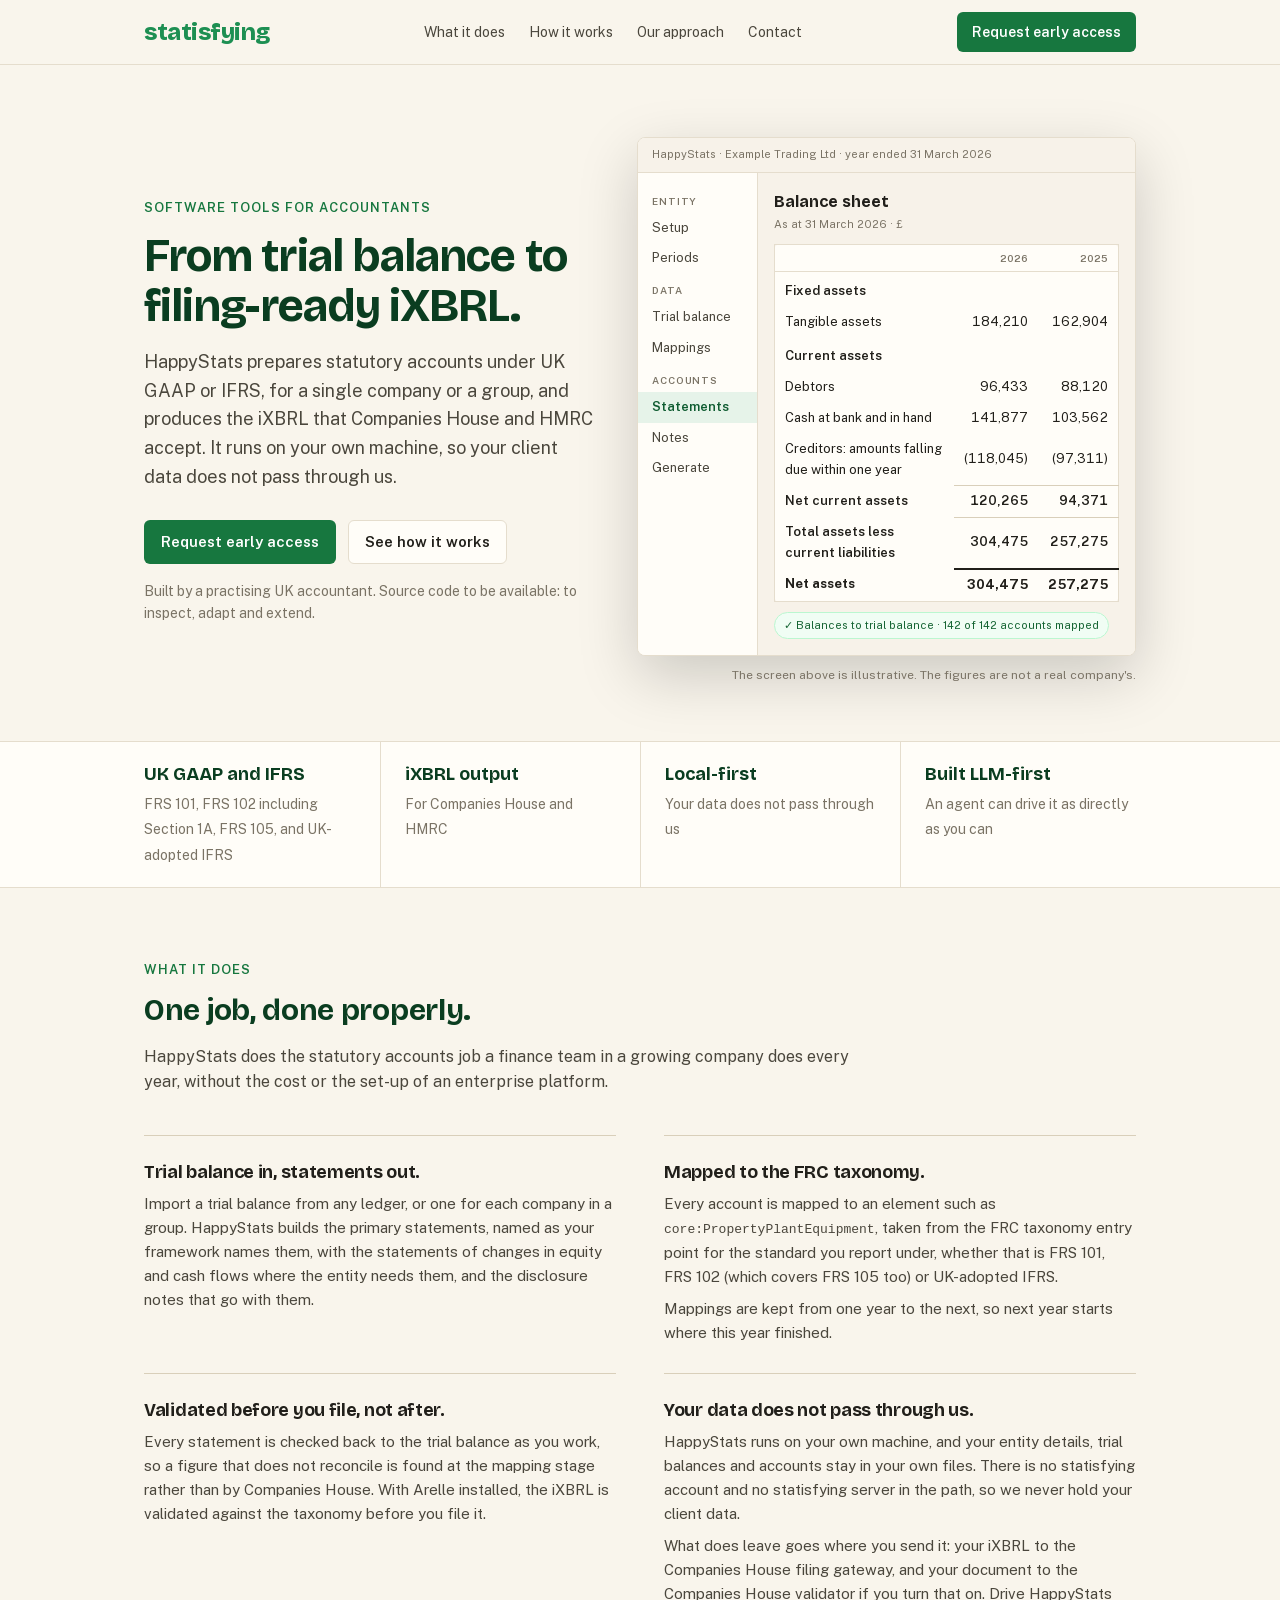
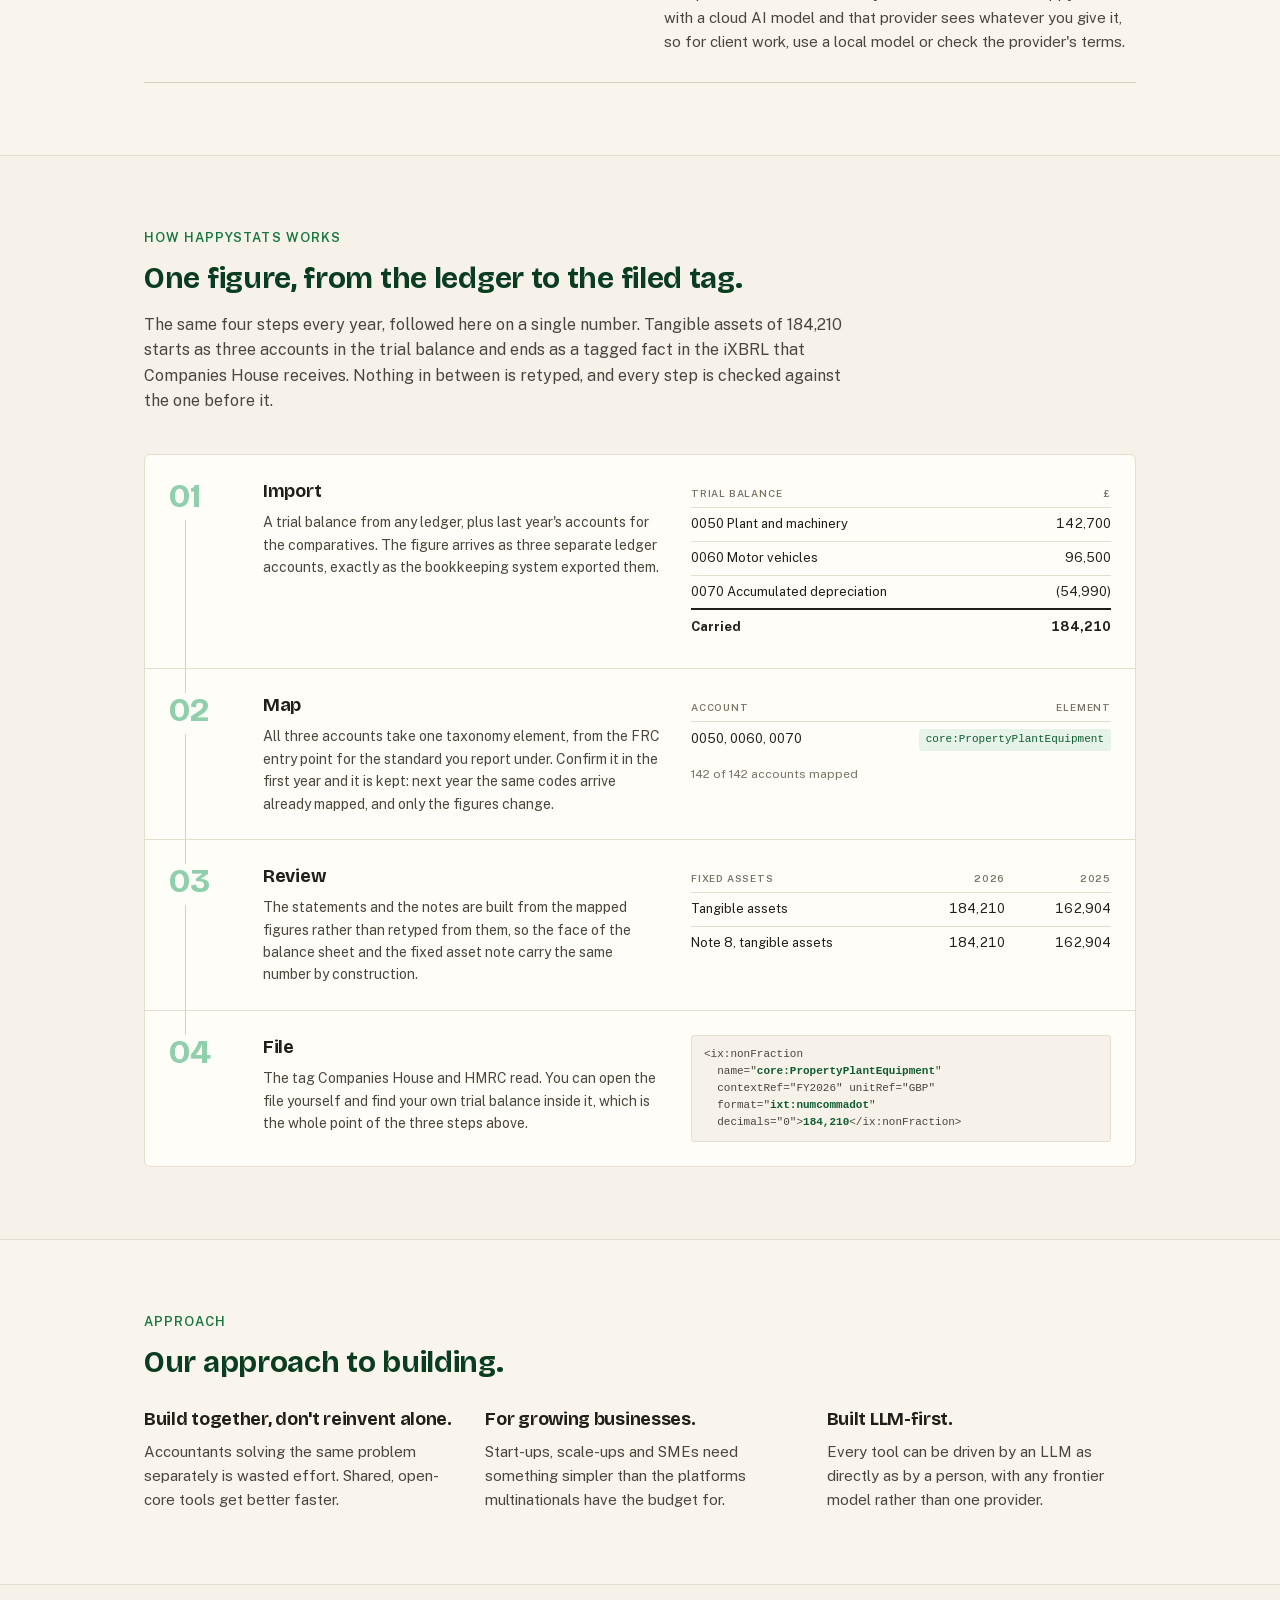
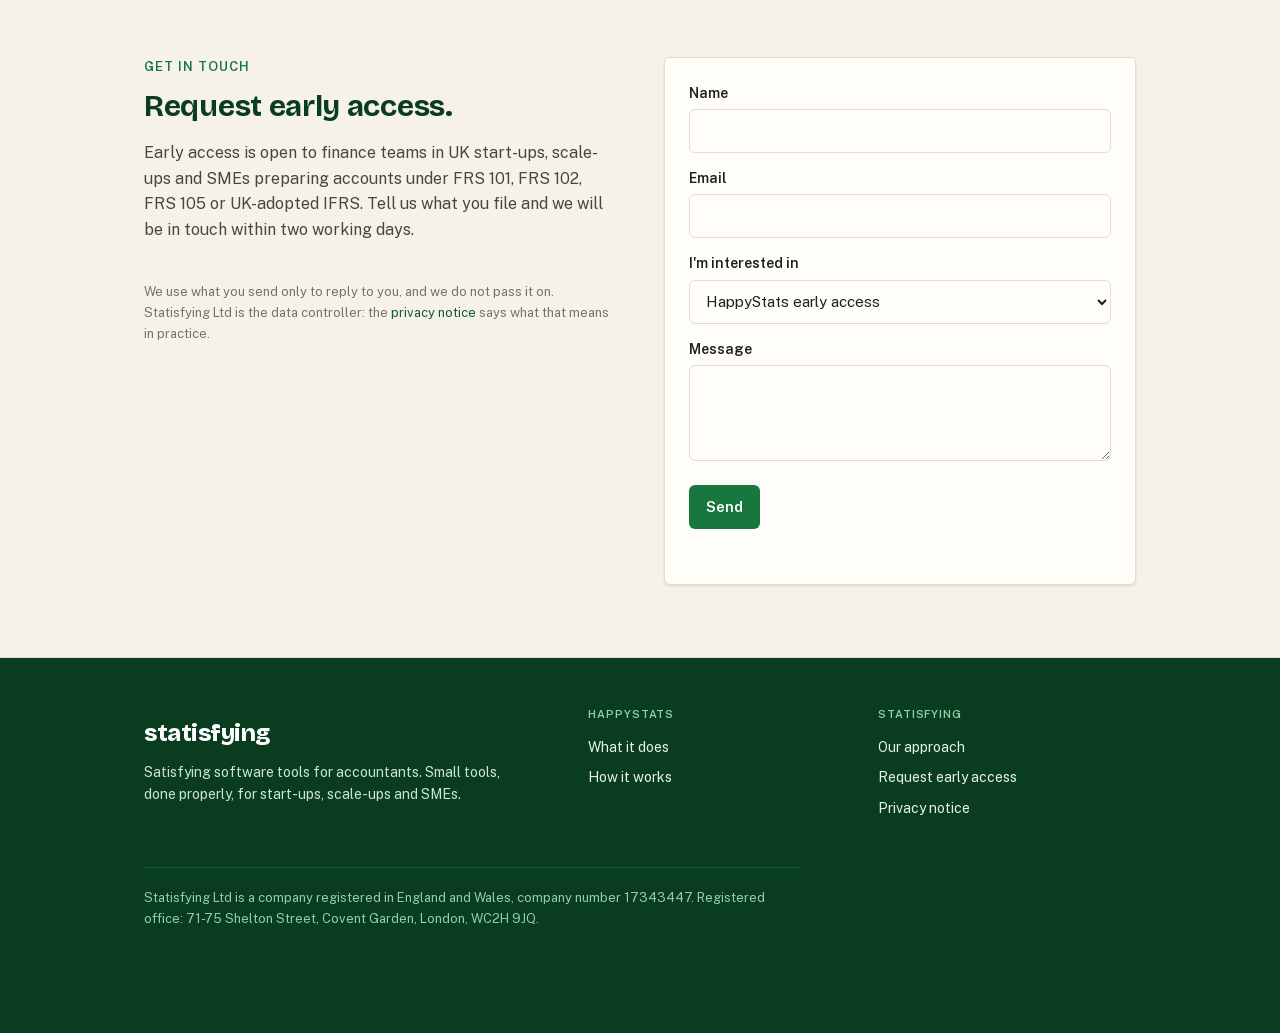
<file: index.html>
<!DOCTYPE html>
<html lang="en">
<head>
<meta charset="UTF-8">
<meta name="viewport" content="width=device-width, initial-scale=1.0">
<title>HappyStats: statutory accounts and iXBRL, UK GAAP and IFRS</title>
<meta name="description" content="From trial balance to filing-ready iXBRL accounts under UK GAAP or IFRS, single company or group. Runs on your own machine: your data doesn't pass through us.">
<link rel="icon" href="favicon.svg" type="image/svg+xml">
<link rel="canonical" href="https://statisfying.com/">

<meta property="og:type" content="website">
<meta property="og:url" content="https://statisfying.com/">
<meta property="og:site_name" content="statisfying">
<meta property="og:title" content="HappyStats: statutory accounts and iXBRL, UK GAAP and IFRS">
<meta property="og:description" content="From trial balance to filing-ready iXBRL accounts under UK GAAP or IFRS, single company or group. Runs on your own machine: your data doesn't pass through us.">
<meta property="og:image" content="https://statisfying.com/og-image.png">
<meta property="og:image:width" content="1200">
<meta property="og:image:height" content="630">
<meta property="og:image:alt" content="statisfying: from trial balance to filing-ready iXBRL. Statutory accounts under UK GAAP or IFRS, for a single company or a group.">
<meta name="twitter:card" content="summary_large_image">
<meta name="twitter:image" content="https://statisfying.com/og-image.png">
<meta name="twitter:title" content="HappyStats: statutory accounts and iXBRL, UK GAAP and IFRS">
<meta name="twitter:description" content="From trial balance to filing-ready iXBRL accounts under UK GAAP or IFRS, single company or group. Runs on your own machine: your data doesn't pass through us.">

<link rel="stylesheet" href="styles.css">
</head>
<body>

<a class="skip-link" href="#main">Skip to content</a>

<header class="site-header">
  <div class="wrap">
    <span class="wordmark">statisfying</span>
    <nav class="site-nav" aria-label="Sections">
      <a href="#what">What it does</a>
      <a href="#how">How it works</a>
      <a href="#approach">Our approach</a>
      <a href="#contact">Contact</a>
    </nav>
    <a class="btn btn-primary btn-sm" href="#contact">Request early access</a>
  </div>
</header>

<main id="main">

  <section class="hero">
    <div class="wrap">
      <div>
        <p class="eyebrow">Software tools for accountants</p>
        <h1>From trial balance to filing-ready iXBRL.</h1>
        <p class="lede">HappyStats prepares statutory accounts under UK GAAP or IFRS, for a single company or a group, and produces the iXBRL that Companies House and HMRC accept. It runs on your own machine, so your client data does not pass through us.</p>
        <p class="cta">
          <a class="btn btn-primary" href="#contact">Request early access</a>
          <a class="btn btn-secondary" href="#how">See how it works</a>
        </p>
        <p class="hero-note">Built by a practising UK accountant. Source code to be available: to inspect, adapt and extend.</p>
      </div>
      <div>
        <div class="window">
          <div class="window-bar">HappyStats &middot; Example Trading Ltd &middot; year ended 31 March 2026</div>
          <div class="window-body">
            <div class="window-side">
              <p class="grp">Entity</p>
              <p class="it">Setup</p>
              <p class="it">Periods</p>
              <p class="grp">Data</p>
              <p class="it">Trial balance</p>
              <p class="it">Mappings</p>
              <p class="grp">Accounts</p>
              <p class="it on">Statements</p>
              <p class="it">Notes</p>
              <p class="it">Generate</p>
            </div>
            <div class="window-main">
              <p class="win-title">Balance sheet</p>
              <p class="sub">As at 31 March 2026 &middot; &pound;</p>
              <table class="fig">
                <tr><th scope="col"><span class="visually-hidden">Line item</span></th><th scope="col">2026</th><th scope="col">2025</th></tr>
                <tr class="sec"><td>Fixed assets</td><td></td><td></td></tr>
                <tr><td>Tangible assets</td><td>184,210</td><td>162,904</td></tr>
                <tr class="sec"><td>Current assets</td><td></td><td></td></tr>
                <tr><td>Debtors</td><td>96,433</td><td>88,120</td></tr>
                <tr><td>Cash at bank and in hand</td><td>141,877</td><td>103,562</td></tr>
                <tr><td>Creditors: amounts falling due within one year</td><td>(118,045)</td><td>(97,311)</td></tr>
                <tr class="subtot"><td>Net current assets</td><td>120,265</td><td>94,371</td></tr>
                <tr class="subtot"><td>Total assets less current liabilities</td><td>304,475</td><td>257,275</td></tr>
                <tr class="tot"><td>Net assets</td><td>304,475</td><td>257,275</td></tr>
              </table>
              <p class="check">&#10003; Balances to trial balance &middot; 142 of 142 accounts mapped</p>
            </div>
          </div>
        </div>
        <p class="illustrative">The screen above is illustrative. The figures are not a real company's.</p>
      </div>
    </div>
  </section>

  <div class="facts">
    <div class="wrap">
      <div class="fact"><b>UK GAAP and IFRS</b><span>FRS 101, FRS 102 including Section 1A, FRS 105, and UK-adopted IFRS</span></div>
      <div class="fact"><b>iXBRL output</b><span>For Companies House and HMRC</span></div>
      <div class="fact"><b>Local-first</b><span>Your data does not pass through us</span></div>
      <div class="fact"><b>Built LLM-first</b><span>An agent can drive it as directly as you can</span></div>
    </div>
  </div>

  <section class="block" id="what">
    <div class="wrap">
      <p class="eyebrow">What it does</p>
      <h2>One job, done properly.</h2>
      <p class="section-lede">HappyStats does the statutory accounts job a finance team in a growing company does every year, without the cost or the set-up of an enterprise platform.</p>
      <div class="capabilities">
        <div class="capability">
          <h3>Trial balance in, statements out.</h3>
          <p>Import a trial balance from any ledger, or one for each company in a group. HappyStats builds the primary statements, named as your framework names them, with the statements of changes in equity and cash flows where the entity needs them, and the disclosure notes that go with them.</p>
        </div>
        <div class="capability">
          <h3>Mapped to the FRC taxonomy.</h3>
          <p>Every account is mapped to an element such as <span class="qname">core:PropertyPlantEquipment</span>, taken from the FRC taxonomy entry point for the standard you report under, whether that is FRS 101, FRS 102 (which covers FRS 105 too) or UK-adopted IFRS.</p>
          <p>Mappings are kept from one year to the next, so next year starts where this year finished.</p>
        </div>
        <div class="capability">
          <h3>Validated before you file, not after.</h3>
          <p>Every statement is checked back to the trial balance as you work, so a figure that does not reconcile is found at the mapping stage rather than by Companies House. With Arelle installed, the iXBRL is validated against the taxonomy before you file it.</p>
        </div>
        <div class="capability">
          <h3>Your data does not pass through us.</h3>
          <p>HappyStats runs on your own machine, and your entity details, trial balances and accounts stay in your own files. There is no statisfying account and no statisfying server in the path, so we never hold your client data.</p>
          <p>What does leave goes where you send it: your iXBRL to the Companies House filing gateway, and your document to the Companies House validator if you turn that on. Drive HappyStats with a cloud AI model and that provider sees whatever you give it, so for client work, use a local model or check the provider's terms.</p>
        </div>
      </div>
    </div>
  </section>

  <section class="block block-alt" id="how">
    <div class="wrap">
      <p class="eyebrow">How HappyStats works</p>
      <h2>One figure, from the ledger to the filed tag.</h2>
      <p class="section-lede">The same four steps every year, followed here on a single number. Tangible assets of 184,210 starts as three accounts in the trial balance and ends as a tagged fact in the iXBRL that Companies House receives. Nothing in between is retyped, and every step is checked against the one before it.</p>
      <div class="trace">

        <div class="trace-step">
          <p class="trace-n">01</p>
          <div class="trace-say">
            <h3>Import</h3>
            <p>A trial balance from any ledger, plus last year's accounts for the comparatives. The figure arrives as three separate ledger accounts, exactly as the bookkeeping system exported them.</p>
          </div>
          <div class="trace-show">
            <table class="mini">
              <tr><th scope="col">Trial balance</th><th scope="col">&pound;</th></tr>
              <tr><td>0050 Plant and machinery</td><td>142,700</td></tr>
              <tr><td>0060 Motor vehicles</td><td>96,500</td></tr>
              <tr><td>0070 Accumulated depreciation</td><td>(54,990)</td></tr>
              <tr class="tot"><td>Carried</td><td>184,210</td></tr>
            </table>
          </div>
        </div>

        <div class="trace-step">
          <p class="trace-n">02</p>
          <div class="trace-say">
            <h3>Map</h3>
            <p>All three accounts take one taxonomy element, from the FRC entry point for the standard you report under. Confirm it in the first year and it is kept: next year the same codes arrive already mapped, and only the figures change.</p>
          </div>
          <div class="trace-show">
            <table class="mini mini-stack">
              <tr><th scope="col">Account</th><th scope="col">Element</th></tr>
              <tr><td>0050, 0060, 0070</td><td><span class="chip">core:PropertyPlantEquipment</span></td></tr>
            </table>
            <p class="trace-foot">142 of 142 accounts mapped</p>
          </div>
        </div>

        <div class="trace-step">
          <p class="trace-n">03</p>
          <div class="trace-say">
            <h3>Review</h3>
            <p>The statements and the notes are built from the mapped figures rather than retyped from them, so the face of the balance sheet and the fixed asset note carry the same number by construction.</p>
          </div>
          <div class="trace-show">
            <table class="mini">
              <tr><th scope="col">Fixed assets</th><th scope="col">2026</th><th scope="col">2025</th></tr>
              <tr><td>Tangible assets</td><td>184,210</td><td>162,904</td></tr>
              <tr><td>Note 8, tangible assets</td><td>184,210</td><td>162,904</td></tr>
            </table>
          </div>
        </div>

        <div class="trace-step">
          <p class="trace-n">04</p>
          <div class="trace-say">
            <h3>File</h3>
            <p>The tag Companies House and HMRC read. You can open the file yourself and find your own trial balance inside it, which is the whole point of the three steps above.</p>
          </div>
          <div class="trace-show">
            <pre class="codeblk">&lt;ix:nonFraction
  name="<b>core:PropertyPlantEquipment</b>"
  contextRef="FY2026" unitRef="GBP"
  format="<b>ixt:numcommadot</b>"
  decimals="0"&gt;<b>184,210</b>&lt;/ix:nonFraction&gt;</pre>
          </div>
        </div>

      </div>
    </div>
  </section>

  <section class="block" id="approach">
    <div class="wrap">
      <p class="eyebrow">Approach</p>
      <h2>Our approach to building.</h2>
      <div class="principles">
        <div>
          <h3>Build together, don't reinvent alone.</h3>
          <p>Accountants solving the same problem separately is wasted effort. Shared, open-core tools get better faster.</p>
        </div>
        <div>
          <h3>For growing businesses.</h3>
          <p>Start-ups, scale-ups and SMEs need something simpler than the platforms multinationals have the budget for.</p>
        </div>
        <div>
          <h3>Built LLM-first.</h3>
          <p>Every tool can be driven by an LLM as directly as by a person, with any frontier model rather than one provider.</p>
        </div>
      </div>
    </div>
  </section>

  <section class="block block-alt contact" id="contact">
    <div class="wrap">
      <div>
        <p class="eyebrow">Get in touch</p>
        <h2>Request early access.</h2>
        <p class="section-lede">Early access is open to finance teams in UK start-ups, scale-ups and SMEs preparing accounts under FRS 101, FRS 102, FRS 105 or UK-adopted IFRS. Tell us what you file and we will be in touch within two working days.</p>
        <p class="form-hint">We use what you send only to reply to you, and we do not pass it on. Statisfying Ltd is the data controller: the <a href="privacy/">privacy notice</a> says what that means in practice.</p>
      </div>
      <div class="contact-form">
        <form id="contact-form" action="https://api.web3forms.com/submit" method="POST">
          <input type="hidden" name="access_key" value="4794ed68-f98e-4a54-9e62-15b020e1b3da">
          <input type="hidden" name="subject" value="New enquiry from statisfying.com">
          <input type="hidden" name="from_name" value="statisfying.com">
          <input type="checkbox" name="botcheck" class="honeypot" tabindex="-1" autocomplete="off" aria-hidden="true">

          <div class="field">
            <label for="name">Name</label>
            <input type="text" id="name" name="name" autocomplete="name" required>
          </div>

          <div class="field">
            <label for="email">Email</label>
            <input type="email" id="email" name="email" autocomplete="email" required>
          </div>

          <div class="field">
            <label for="interest">I'm interested in</label>
            <select id="interest" name="interest">
              <option>HappyStats early access</option>
              <option>Building a tool with you</option>
              <option>Something else</option>
            </select>
          </div>

          <div class="field">
            <label for="message">Message</label>
            <textarea id="message" name="message" rows="5" required></textarea>
          </div>

          <div class="h-captcha" data-captcha="true"></div>

          <button class="btn btn-primary" type="submit">Send</button>
          <p class="form-status" id="form-status" role="status" aria-live="polite"></p>
        </form>
      </div>
    </div>
  </section>

</main>

<footer class="site-footer">
  <div class="wrap">
    <div class="cols">
      <div>
        <p class="wordmark">statisfying</p>
        <p>Satisfying software tools for accountants. Small tools, done properly, for start-ups, scale-ups and SMEs.</p>
      </div>
      <div>
        <p class="col-head">HappyStats</p>
        <a href="#what">What it does</a>
        <a href="#how">How it works</a>
      </div>
      <div>
        <p class="col-head">statisfying</p>
        <a href="#approach">Our approach</a>
        <a href="#contact">Request early access</a>
        <a href="privacy/">Privacy notice</a>
      </div>
    </div>
    <p class="legal">Statisfying Ltd is a company registered in England and Wales, company number 17343447. Registered office: 71-75 Shelton Street, Covent Garden, London, WC2H 9JQ.</p>
  </div>
</footer>

<script>
  const form = document.getElementById('contact-form');
  const status = document.getElementById('form-status');
  const button = form.querySelector('button[type="submit"]');

  // The Web3Forms client script pulls in hCaptcha, which sets a cookie and sends
  // the visitor's IP to a third party. Only someone using the form needs it, so
  // it loads on first contact with the form rather than on every page view. Its
  // init runs as soon as the script executes, not on window load, so injecting
  // it late still works.
  let formScriptRequested = false;

  function loadFormScript() {
    if (formScriptRequested) return;
    formScriptRequested = true;
    const script = document.createElement('script');
    script.src = 'https://web3forms.com/client/script.js';
    script.async = true;
    document.head.appendChild(script);
  }

  // Hover, tap, focus or type: whichever comes first, and all of them come well
  // before anyone has finished filling the form.
  ['pointerenter', 'pointerdown', 'touchstart', 'focusin', 'keydown'].forEach((event) => {
    form.addEventListener(event, loadFormScript, { once: true, passive: true });
  });

  function setStatus(message, state) {
    status.textContent = message;
    status.className = state ? 'form-status is-' + state : 'form-status';
  }

  form.addEventListener('submit', async (event) => {
    event.preventDefault();

    const data = Object.fromEntries(new FormData(form));

    if (!data['h-captcha-response']) {
      if (window.hcaptcha) {
        setStatus('Please complete the anti-spam check above.', 'error');
      } else {
        loadFormScript();
        setStatus('Loading the anti-spam check. It will appear above in a moment.', null);
      }
      return;
    }

    button.disabled = true;
    setStatus('Sending...', null);

    try {
      const response = await fetch(form.action, {
        method: 'POST',
        headers: { 'Content-Type': 'application/json', 'Accept': 'application/json' },
        body: JSON.stringify(data)
      });
      const result = await response.json();

      if (response.ok && result.success) {
        form.reset();
        if (window.hcaptcha) window.hcaptcha.reset();
        setStatus('Thanks, your message has been sent. We will be in touch.', 'success');
      } else {
        if (window.hcaptcha) window.hcaptcha.reset();
        setStatus(result.message || "Sorry, that didn't send. Please try again.", 'error');
      }
    } catch (err) {
      if (window.hcaptcha) window.hcaptcha.reset();
      setStatus("Sorry, that didn't send. Please check your connection and try again.", 'error');
    } finally {
      button.disabled = false;
    }
  });
</script>

<script src="assets/smile-burst.js" defer></script>
</body>
</html>
</file>
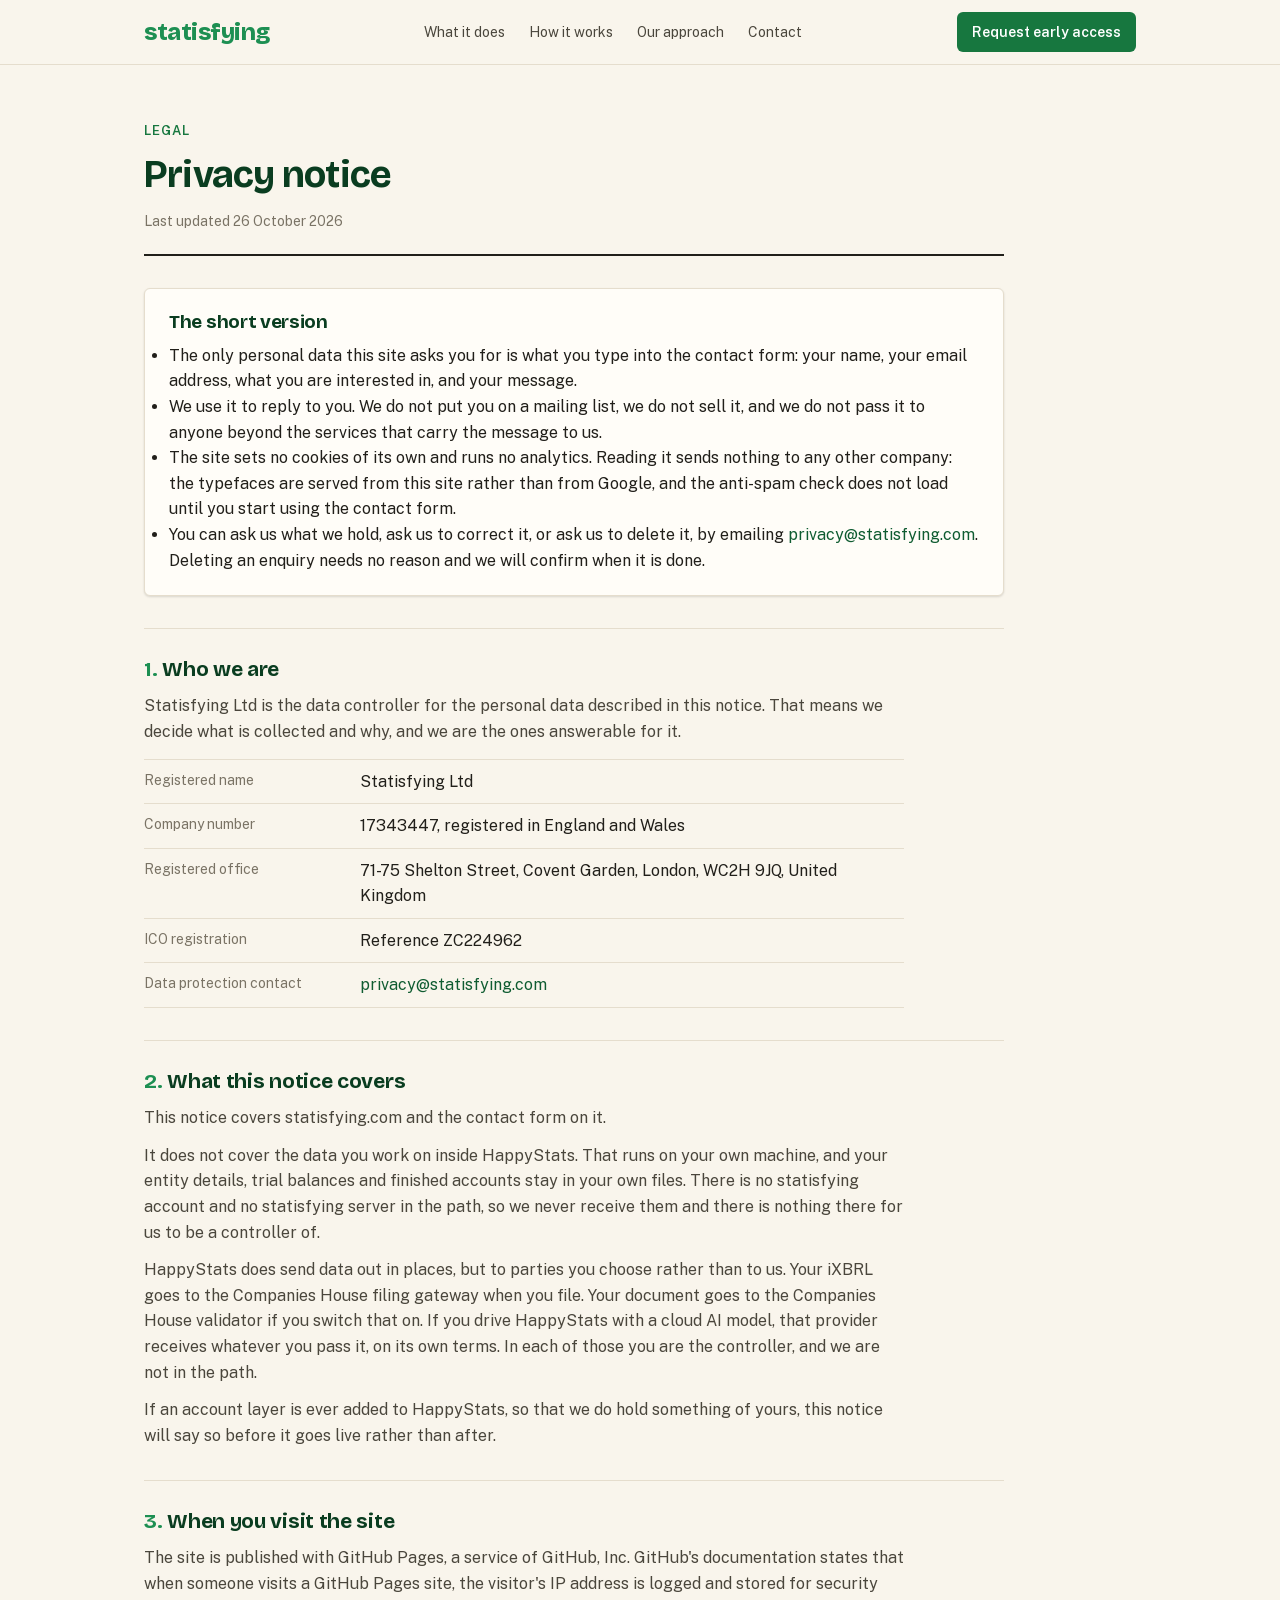
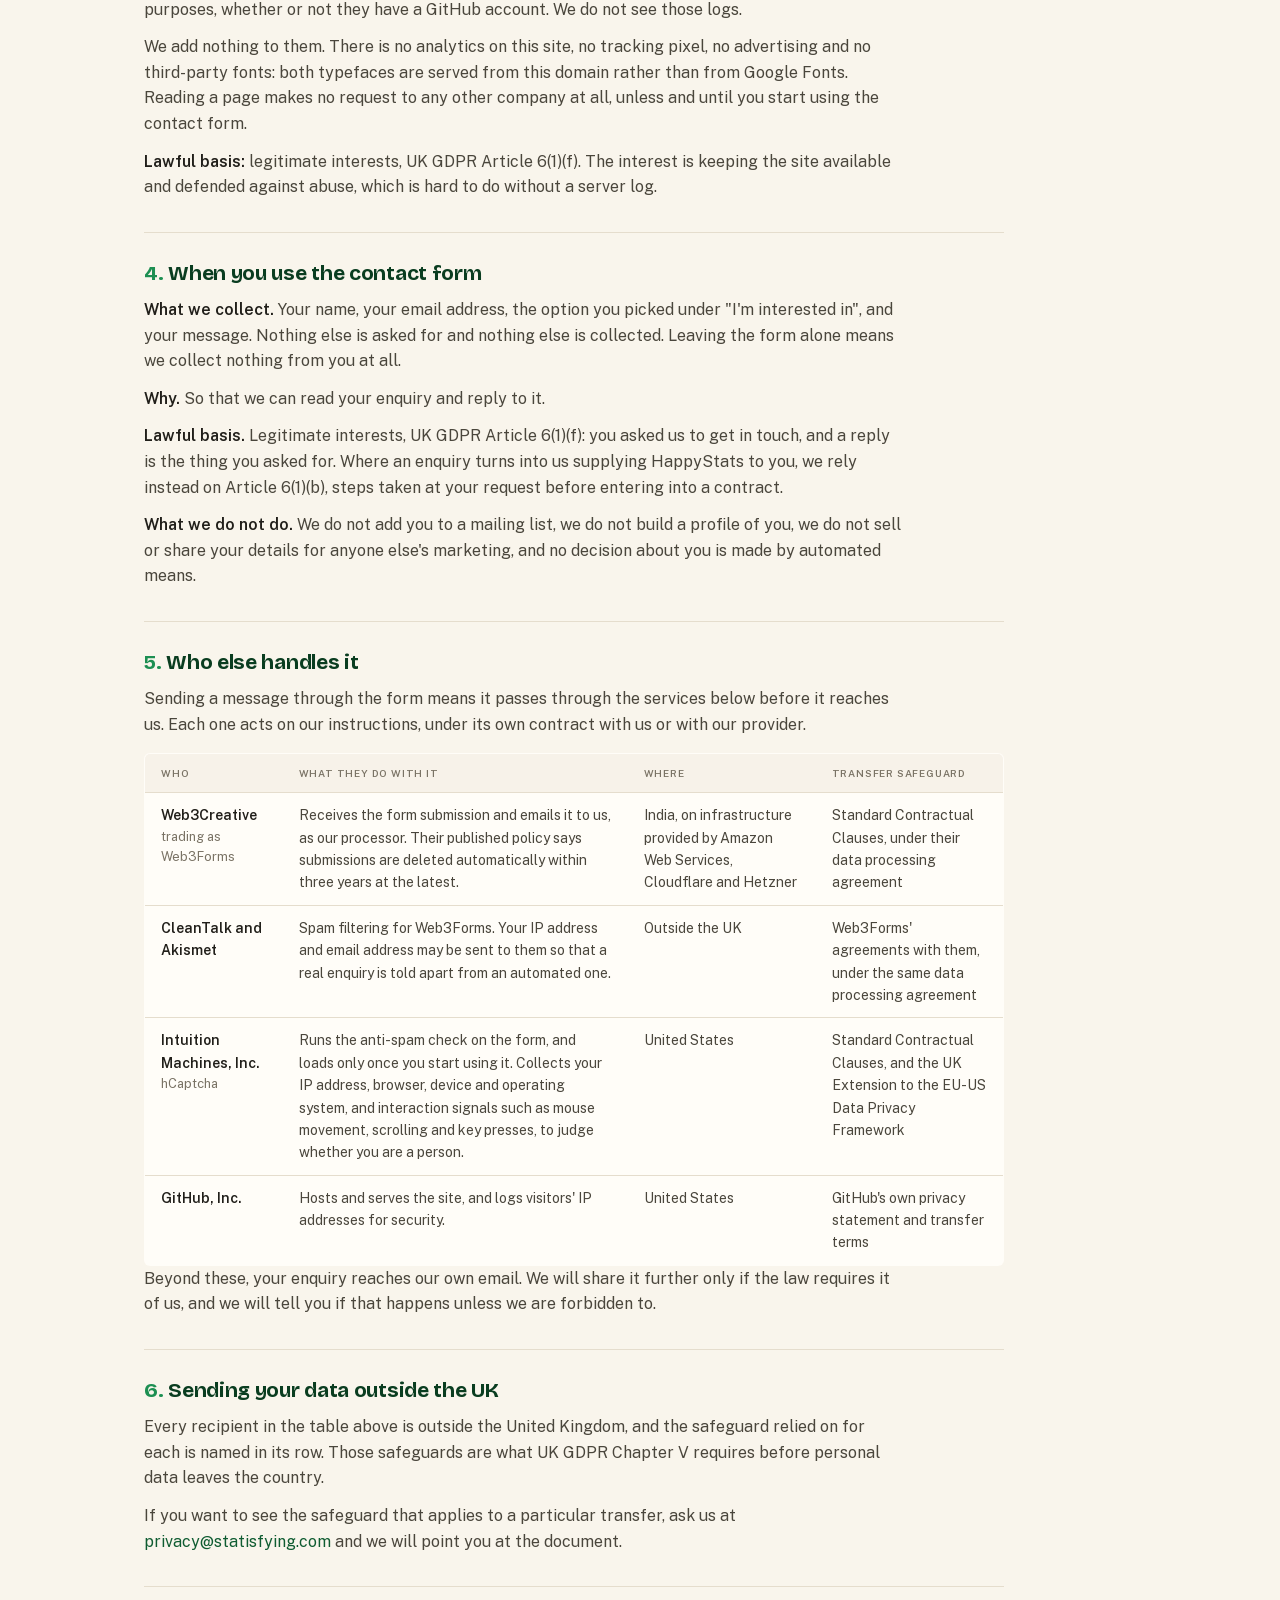
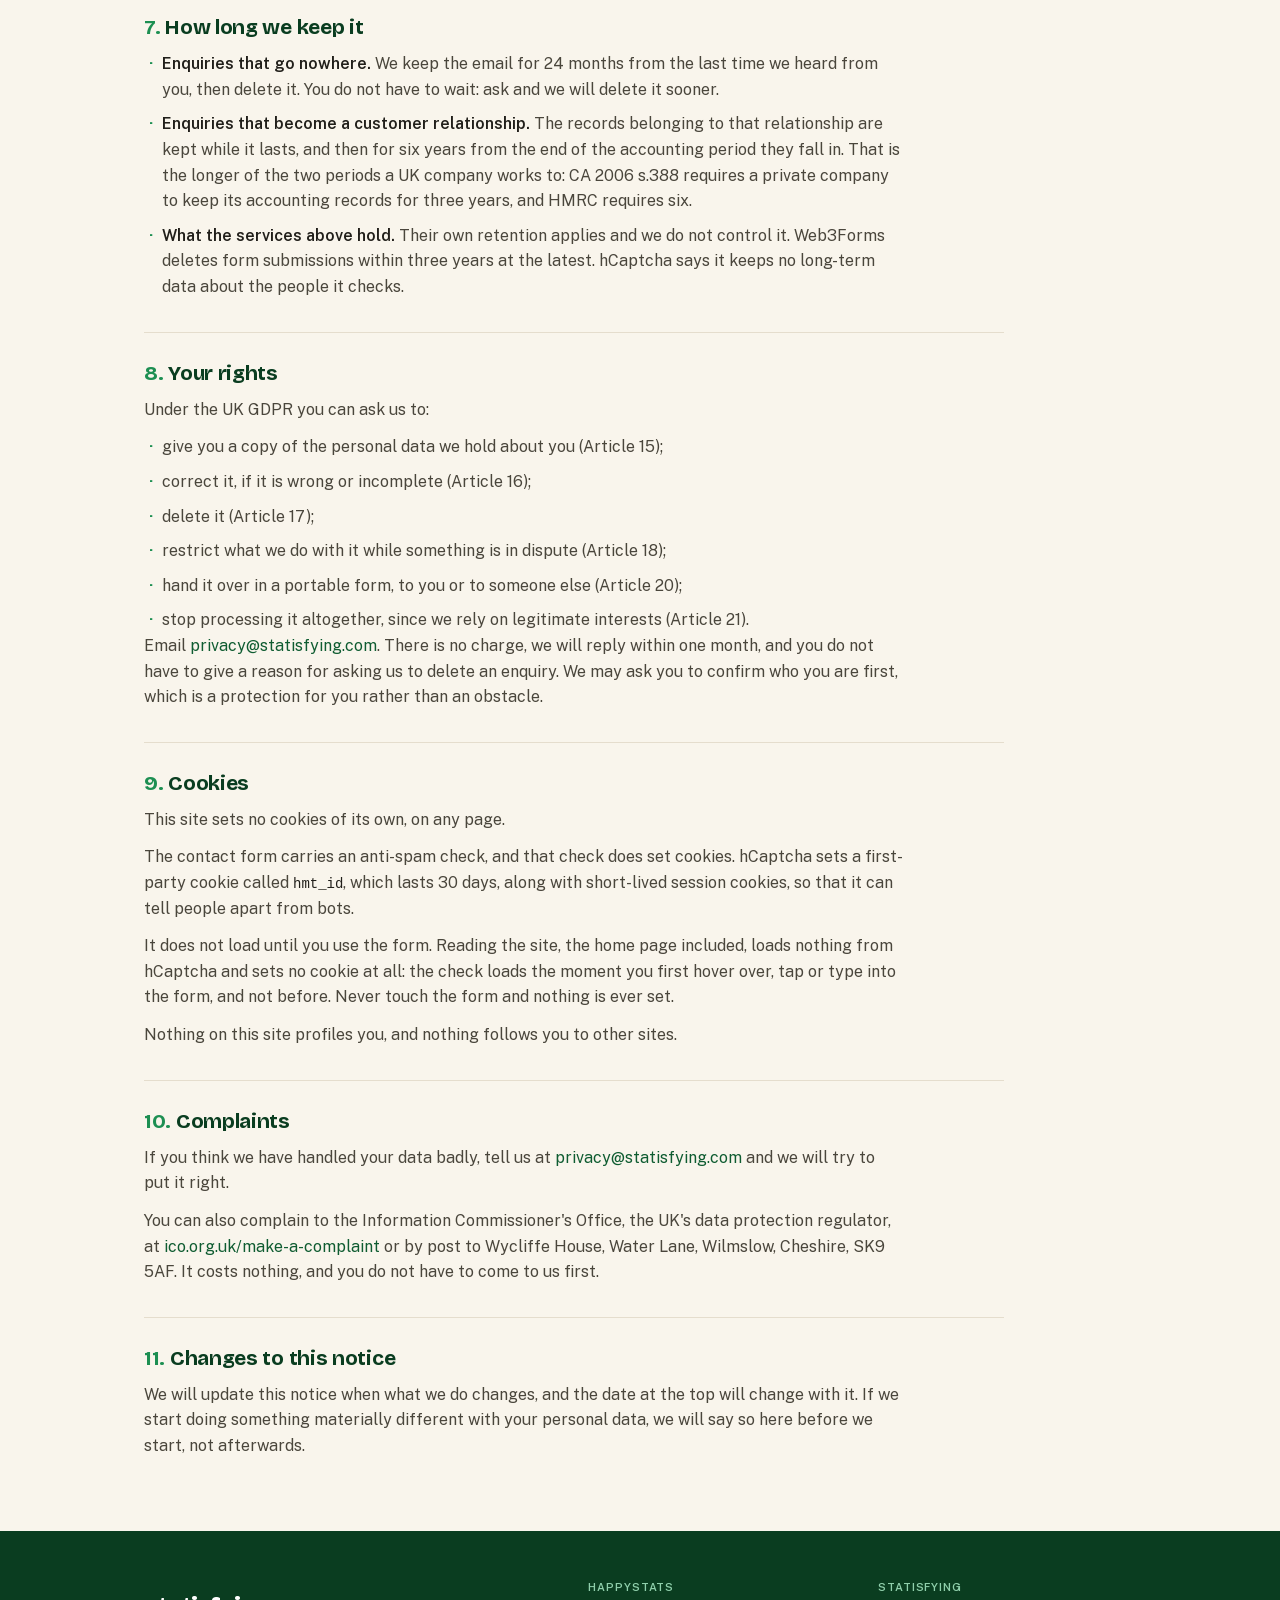
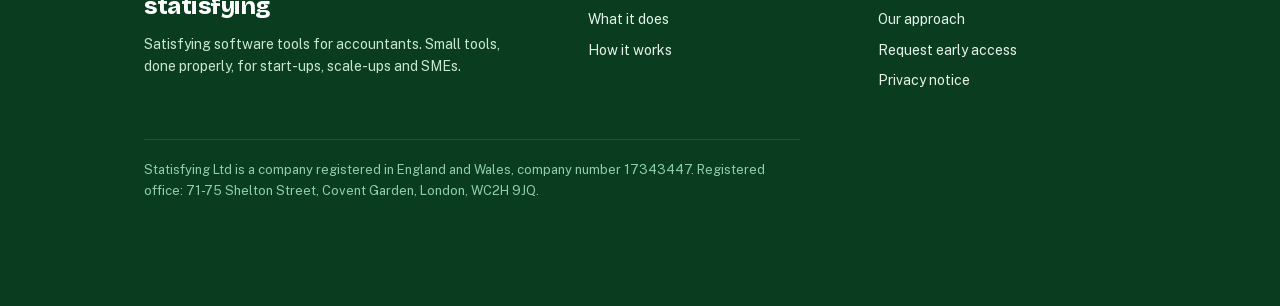
<file: privacy/index.html>
<!DOCTYPE html>
<html lang="en">
<head>
<meta charset="UTF-8">
<meta name="viewport" content="width=device-width, initial-scale=1.0">
<title>Privacy notice: statisfying</title>
<meta name="description" content="What personal data statisfying.com collects, why, who else handles it, how long it is kept, and how to ask for it back or have it deleted.">
<link rel="icon" href="../favicon.svg" type="image/svg+xml">
<link rel="canonical" href="https://statisfying.com/privacy/">
<meta name="robots" content="index, follow">

<meta property="og:type" content="website">
<meta property="og:url" content="https://statisfying.com/privacy/">
<meta property="og:site_name" content="statisfying">
<meta property="og:title" content="Privacy notice: statisfying">
<meta property="og:description" content="What personal data statisfying.com collects, why, who else handles it, how long it is kept, and how to ask for it back or have it deleted.">
<meta property="og:image" content="https://statisfying.com/og-image.png">
<meta property="og:image:width" content="1200">
<meta property="og:image:height" content="630">
<meta property="og:image:alt" content="statisfying: from trial balance to filing-ready iXBRL. Statutory accounts under UK GAAP or IFRS, for a single company or a group.">
<meta name="twitter:card" content="summary_large_image">
<meta name="twitter:image" content="https://statisfying.com/og-image.png">

<link rel="stylesheet" href="../styles.css">
</head>
<body>

<a class="skip-link" href="#main">Skip to content</a>

<header class="site-header">
  <div class="wrap">
    <a class="wordmark" href="../">statisfying</a>
    <nav class="site-nav" aria-label="Sections">
      <a href="../#what">What it does</a>
      <a href="../#how">How it works</a>
      <a href="../#approach">Our approach</a>
      <a href="../#contact">Contact</a>
    </nav>
    <a class="btn btn-primary btn-sm" href="../#contact">Request early access</a>
  </div>
</header>

<main id="main" class="legal">
  <div class="wrap">

    <div class="legal-head">
      <p class="eyebrow">Legal</p>
      <h1>Privacy notice</h1>
      <p class="updated">Last updated 26 October 2026</p>
    </div>

    <div class="summary">
      <h2>The short version</h2>
      <ul>
        <li>The only personal data this site asks you for is what you type into the contact form: your name, your email address, what you are interested in, and your message.</li>
        <li>We use it to reply to you. We do not put you on a mailing list, we do not sell it, and we do not pass it to anyone beyond the services that carry the message to us.</li>
        <li>The site sets no cookies of its own and runs no analytics. Reading it sends nothing to any other company: the typefaces are served from this site rather than from Google, and the anti-spam check does not load until you start using the contact form.</li>
        <li>You can ask us what we hold, ask us to correct it, or ask us to delete it, by emailing <a href="mailto:privacy@statisfying.com">privacy@statisfying.com</a>. Deleting an enquiry needs no reason and we will confirm when it is done.</li>
      </ul>
    </div>

    <div class="legal-body">

      <section>
        <h2>Who we are</h2>
        <p>Statisfying Ltd is the data controller for the personal data described in this notice. That means we decide what is collected and why, and we are the ones answerable for it.</p>
        <dl class="kv">
          <div><dt>Registered name</dt><dd>Statisfying Ltd</dd></div>
          <div><dt>Company number</dt><dd>17343447, registered in England and Wales</dd></div>
          <div><dt>Registered office</dt><dd>71-75 Shelton Street, Covent Garden, London, WC2H 9JQ, United Kingdom</dd></div>
          <div><dt>ICO registration</dt><dd>Reference ZC224962</dd></div>
          <div><dt>Data protection contact</dt><dd><a href="mailto:privacy@statisfying.com">privacy@statisfying.com</a></dd></div>
        </dl>
      </section>

      <section>
        <h2>What this notice covers</h2>
        <p>This notice covers statisfying.com and the contact form on it.</p>
        <p>It does not cover the data you work on inside HappyStats. That runs on your own machine, and your entity details, trial balances and finished accounts stay in your own files. There is no statisfying account and no statisfying server in the path, so we never receive them and there is nothing there for us to be a controller of.</p>
        <p>HappyStats does send data out in places, but to parties you choose rather than to us. Your iXBRL goes to the Companies House filing gateway when you file. Your document goes to the Companies House validator if you switch that on. If you drive HappyStats with a cloud AI model, that provider receives whatever you pass it, on its own terms. In each of those you are the controller, and we are not in the path.</p>
        <p>If an account layer is ever added to HappyStats, so that we do hold something of yours, this notice will say so before it goes live rather than after.</p>
      </section>

      <section>
        <h2>When you visit the site</h2>
        <p>The site is published with GitHub Pages, a service of GitHub, Inc. GitHub's documentation states that when someone visits a GitHub Pages site, the visitor's IP address is logged and stored for security purposes, whether or not they have a GitHub account. We do not see those logs.</p>
        <p>We add nothing to them. There is no analytics on this site, no tracking pixel, no advertising and no third-party fonts: both typefaces are served from this domain rather than from Google Fonts. Reading a page makes no request to any other company at all, unless and until you start using the contact form.</p>
        <p><strong>Lawful basis:</strong> legitimate interests, UK GDPR Article 6(1)(f). The interest is keeping the site available and defended against abuse, which is hard to do without a server log.</p>
      </section>

      <section>
        <h2>When you use the contact form</h2>
        <p><strong>What we collect.</strong> Your name, your email address, the option you picked under "I'm interested in", and your message. Nothing else is asked for and nothing else is collected. Leaving the form alone means we collect nothing from you at all.</p>
        <p><strong>Why.</strong> So that we can read your enquiry and reply to it.</p>
        <p><strong>Lawful basis.</strong> Legitimate interests, UK GDPR Article 6(1)(f): you asked us to get in touch, and a reply is the thing you asked for. Where an enquiry turns into us supplying HappyStats to you, we rely instead on Article 6(1)(b), steps taken at your request before entering into a contract.</p>
        <p><strong>What we do not do.</strong> We do not add you to a mailing list, we do not build a profile of you, we do not sell or share your details for anyone else's marketing, and no decision about you is made by automated means.</p>
      </section>

      <section>
        <h2>Who else handles it</h2>
        <p>Sending a message through the form means it passes through the services below before it reaches us. Each one acts on our instructions, under its own contract with us or with our provider.</p>
        <table class="who">
          <thead>
            <tr><th scope="col">Who</th><th scope="col">What they do with it</th><th scope="col">Where</th><th scope="col">Transfer safeguard</th></tr>
          </thead>
          <tbody>
            <tr>
              <td>Web3Creative<span class="sub">trading as Web3Forms</span></td>
              <td data-l="What they do with it">Receives the form submission and emails it to us, as our processor. Their published policy says submissions are deleted automatically within three years at the latest.</td>
              <td data-l="Where">India, on infrastructure provided by Amazon Web Services, Cloudflare and Hetzner</td>
              <td data-l="Transfer safeguard">Standard Contractual Clauses, under their data processing agreement</td>
            </tr>
            <tr>
              <td>CleanTalk and Akismet</td>
              <td data-l="What they do with it">Spam filtering for Web3Forms. Your IP address and email address may be sent to them so that a real enquiry is told apart from an automated one.</td>
              <td data-l="Where">Outside the UK</td>
              <td data-l="Transfer safeguard">Web3Forms' agreements with them, under the same data processing agreement</td>
            </tr>
            <tr>
              <td>Intuition Machines, Inc.<span class="sub">hCaptcha</span></td>
              <td data-l="What they do with it">Runs the anti-spam check on the form, and loads only once you start using it. Collects your IP address, browser, device and operating system, and interaction signals such as mouse movement, scrolling and key presses, to judge whether you are a person.</td>
              <td data-l="Where">United States</td>
              <td data-l="Transfer safeguard">Standard Contractual Clauses, and the UK Extension to the EU-US Data Privacy Framework</td>
            </tr>
            <tr>
              <td>GitHub, Inc.</td>
              <td data-l="What they do with it">Hosts and serves the site, and logs visitors' IP addresses for security.</td>
              <td data-l="Where">United States</td>
              <td data-l="Transfer safeguard">GitHub's own privacy statement and transfer terms</td>
            </tr>
          </tbody>
        </table>
        <p>Beyond these, your enquiry reaches our own email. We will share it further only if the law requires it of us, and we will tell you if that happens unless we are forbidden to.</p>
      </section>

      <section>
        <h2>Sending your data outside the UK</h2>
        <p>Every recipient in the table above is outside the United Kingdom, and the safeguard relied on for each is named in its row. Those safeguards are what UK GDPR Chapter V requires before personal data leaves the country.</p>
        <p>If you want to see the safeguard that applies to a particular transfer, ask us at <a href="mailto:privacy@statisfying.com">privacy@statisfying.com</a> and we will point you at the document.</p>
      </section>

      <section>
        <h2>How long we keep it</h2>
        <ul>
          <li><strong>Enquiries that go nowhere.</strong> We keep the email for 24 months from the last time we heard from you, then delete it. You do not have to wait: ask and we will delete it sooner.</li>
          <li><strong>Enquiries that become a customer relationship.</strong> The records belonging to that relationship are kept while it lasts, and then for six years from the end of the accounting period they fall in. That is the longer of the two periods a UK company works to: CA 2006 s.388 requires a private company to keep its accounting records for three years, and HMRC requires six.</li>
          <li><strong>What the services above hold.</strong> Their own retention applies and we do not control it. Web3Forms deletes form submissions within three years at the latest. hCaptcha says it keeps no long-term data about the people it checks.</li>
        </ul>
      </section>

      <section>
        <h2>Your rights</h2>
        <p>Under the UK GDPR you can ask us to:</p>
        <ul>
          <li>give you a copy of the personal data we hold about you (Article 15);</li>
          <li>correct it, if it is wrong or incomplete (Article 16);</li>
          <li>delete it (Article 17);</li>
          <li>restrict what we do with it while something is in dispute (Article 18);</li>
          <li>hand it over in a portable form, to you or to someone else (Article 20);</li>
          <li>stop processing it altogether, since we rely on legitimate interests (Article 21).</li>
        </ul>
        <p>Email <a href="mailto:privacy@statisfying.com">privacy@statisfying.com</a>. There is no charge, we will reply within one month, and you do not have to give a reason for asking us to delete an enquiry. We may ask you to confirm who you are first, which is a protection for you rather than an obstacle.</p>
      </section>

      <section>
        <h2>Cookies</h2>
        <p>This site sets no cookies of its own, on any page.</p>
        <p>The contact form carries an anti-spam check, and that check does set cookies. hCaptcha sets a first-party cookie called <span class="qname">hmt_id</span>, which lasts 30 days, along with short-lived session cookies, so that it can tell people apart from bots.</p>
        <p>It does not load until you use the form. Reading the site, the home page included, loads nothing from hCaptcha and sets no cookie at all: the check loads the moment you first hover over, tap or type into the form, and not before. Never touch the form and nothing is ever set.</p>
        <p>Nothing on this site profiles you, and nothing follows you to other sites.</p>
      </section>

      <section>
        <h2>Complaints</h2>
        <p>If you think we have handled your data badly, tell us at <a href="mailto:privacy@statisfying.com">privacy@statisfying.com</a> and we will try to put it right.</p>
        <p>You can also complain to the Information Commissioner's Office, the UK's data protection regulator, at <a href="https://ico.org.uk/make-a-complaint/" rel="noopener">ico.org.uk/make-a-complaint</a> or by post to Wycliffe House, Water Lane, Wilmslow, Cheshire, SK9 5AF. It costs nothing, and you do not have to come to us first.</p>
      </section>

      <section>
        <h2>Changes to this notice</h2>
        <p>We will update this notice when what we do changes, and the date at the top will change with it. If we start doing something materially different with your personal data, we will say so here before we start, not afterwards.</p>
      </section>

    </div>
  </div>
</main>

<footer class="site-footer">
  <div class="wrap">
    <div class="cols">
      <div>
        <p class="wordmark">statisfying</p>
        <p>Satisfying software tools for accountants. Small tools, done properly, for start-ups, scale-ups and SMEs.</p>
      </div>
      <div>
        <p class="col-head">HappyStats</p>
        <a href="../#what">What it does</a>
        <a href="../#how">How it works</a>
      </div>
      <div>
        <p class="col-head">statisfying</p>
        <a href="../#approach">Our approach</a>
        <a href="../#contact">Request early access</a>
        <a href="./">Privacy notice</a>
      </div>
    </div>
    <p class="legal">Statisfying Ltd is a company registered in England and Wales, company number 17343447. Registered office: 71-75 Shelton Street, Covent Garden, London, WC2H 9JQ.</p>
  </div>
</footer>

<script src="../assets/smile-burst.js" defer></script>
</body>
</html>
</file>
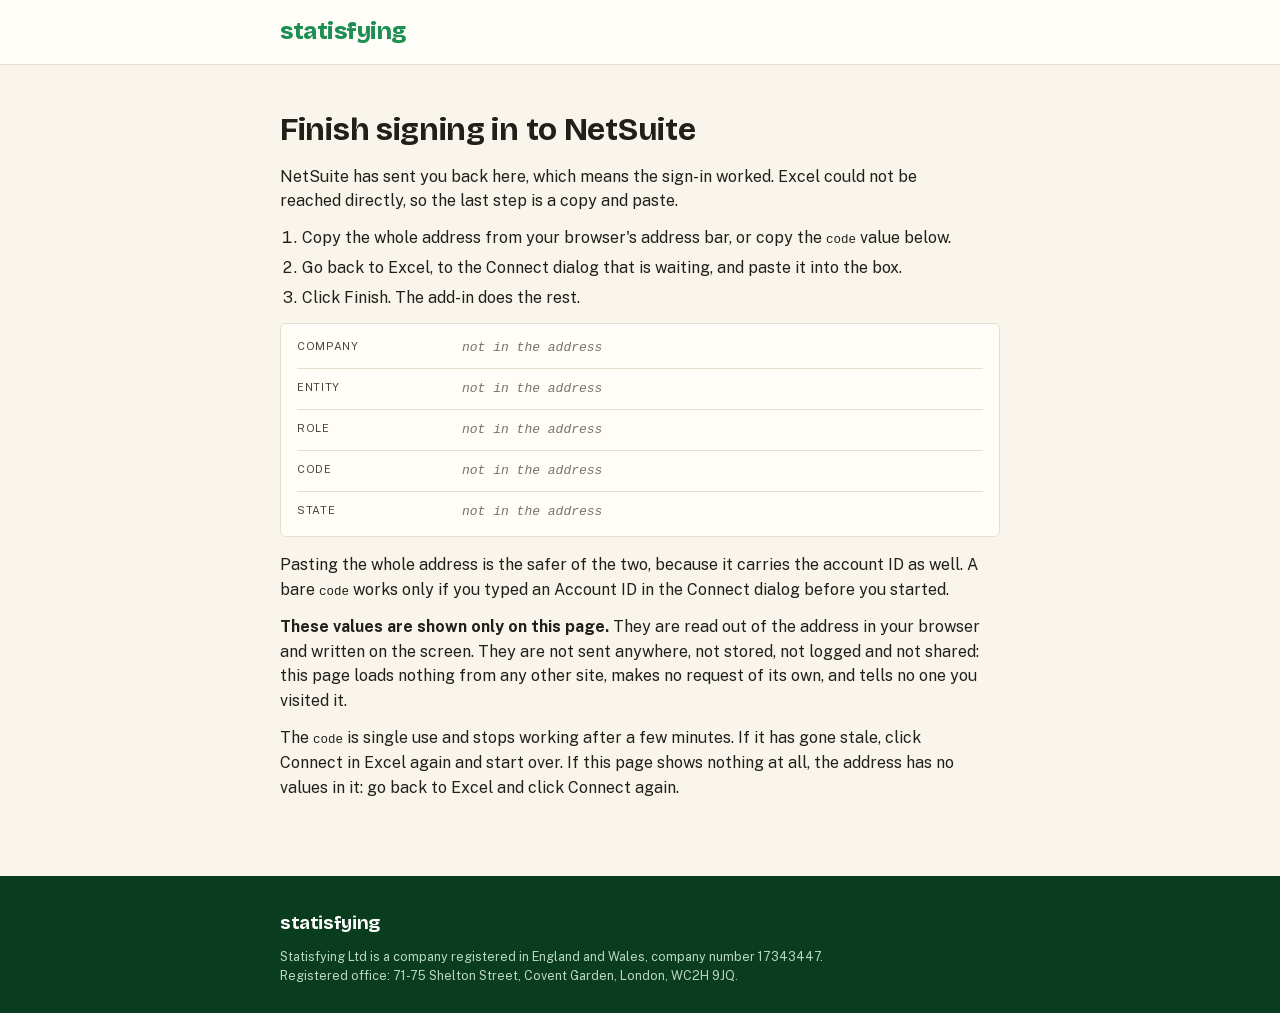
<file: happysync/netsuite/callback.html>
<!doctype html>
<html lang="en-GB">
<head>
<meta charset="utf-8">
<meta name="viewport" content="width=device-width,initial-scale=1">
<meta http-equiv="Content-Security-Policy" content="default-src 'none'; style-src 'unsafe-inline'; script-src 'unsafe-inline'; font-src data:; form-action 'none'; base-uri 'none'">
<meta name="referrer" content="no-referrer">
<meta name="robots" content="noindex,nofollow">
<title>Finish signing in to NetSuite</title>
<style>/* Bricolage Grotesque and Public Sans, SIL Open Font License 1.1, whose text
   travels with the site at assets/fonts/OFL-bricolage-grotesque.txt and
   assets/fonts/OFL-public-sans.txt. Inlined here because this page fetches
   nothing: see _inlined_font_face. */
@font-face{font-family:'Bricolage Grotesque';font-style:normal;font-weight:100 900;font-display:swap;src:url([data-uri]) format('woff2');unicode-range:U+0000-00FF,U+0131,U+0152-0153,U+02BB-02BC,U+02C6,U+02DA,U+02DC,U+0304,U+0308,U+0329,U+2000-206F,U+20AC,U+2122,U+2191,U+2193,U+2212,U+2215,U+FEFF,U+FFFD}
@font-face{font-family:'Public Sans';font-style:normal;font-weight:100 900;font-display:swap;src:url([data-uri]) format('woff2');unicode-range:U+0000-00FF,U+0131,U+0152-0153,U+02BB-02BC,U+02C6,U+02DA,U+02DC,U+0304,U+0308,U+0329,U+2000-206F,U+20AC,U+2122,U+2191,U+2193,U+2212,U+2215,U+FEFF,U+FFFD}

/* Warm Ledger tokens, copied verbatim from
   ~/.claude/skills/statisfying-design/tokens/*.css: do not retype a value here,
   change it there and copy it across. Only the tokens this page uses are kept. */
:root{
  --green-500:#1d8f52;--green-800:#0a3d20;
  --sand-50:#fffdf8;--sand-100:#f9f5ec;--sand-200:#e5ddcd;--sand-600:#7a7365;
  --ink-700:#4a463c;--ink-900:#211f1a;
  --bg:var(--sand-100);--surface:var(--sand-50);--border:var(--sand-200);
  --text:var(--ink-900);--text-muted:var(--sand-600);--accent:var(--green-500);
  --font-display:'Bricolage Grotesque',system-ui,sans-serif;
  --font-body:'Public Sans',-apple-system,BlinkMacSystemFont,'Segoe UI',sans-serif;
  --font-mono:'SF Mono',ui-monospace,Menlo,Consolas,monospace;
  --radius:6px;
}

html{background:var(--bg)}
body{margin:0;background:var(--bg);color:var(--text);font-family:var(--font-body);font-size:16px;line-height:1.55}
main{max-width:720px;margin:0 auto;padding:40px 24px 56px}
header.site{border-bottom:1px solid var(--border);background:var(--surface)}
header.site .bar{max-width:720px;margin:0 auto;padding:0 24px;display:flex;align-items:center;height:64px}
.wordmark{font-family:var(--font-display);font-weight:800;font-size:24px;letter-spacing:-0.02em;color:var(--accent);margin:0}
footer.site{background:var(--green-800);padding:32px 0 28px;margin-top:8px}
footer.site .bar{max-width:720px;margin:0 auto;padding:0 24px}
footer.site .wordmark{color:#fff;font-size:19px;font-weight:700}
footer.site .legal{color:#bcd8c6;font-size:12.5px;line-height:1.5;margin:10px 0 0;max-width:70ch}
h1{font-family:var(--font-display);font-size:32px;font-weight:700;letter-spacing:-0.3px;margin:0 0 10px}
p{margin:0 0 12px;max-width:70ch}
ol{margin:0 0 12px;padding-left:22px;max-width:70ch}
li{margin:0 0 5px}
code{font-family:var(--font-mono);font-size:12.5px}
.values{background:var(--surface);border:1px solid var(--border);border-radius:var(--radius);padding:4px 16px;margin:0 0 16px}
.values dl{margin:0;display:grid;grid-template-columns:165px minmax(0,1fr);gap:0}
.values dl > div:not([hidden]){display:contents}
.values dt{font-size:11px;text-transform:uppercase;letter-spacing:0.06em;color:var(--ink-700);padding:10px 0;border-bottom:1px solid var(--border)}
.values dd{margin:0;padding:10px 0;border-bottom:1px solid var(--border);font-family:var(--font-mono);font-size:13px;overflow-wrap:anywhere}
.values dl > :nth-last-child(1),.values dl > :nth-last-child(2){border-bottom:0}
.missing{color:var(--text-muted);font-family:var(--font-body);font-style:italic}
</style>
</head>
<body>
<header class="site">
<div class="bar"><p class="wordmark">statisfying</p></div>
</header>
<main>
<h1 data-failed="Sign-in did not finish">Finish signing in to NetSuite</h1>
<div id="failed" hidden>
<p><strong>NetSuite did not complete the sign-in.</strong> Nothing has been connected, and nothing in your
NetSuite account has been changed or shared.</p>
<p>If you clicked Cancel or Deny on NetSuite's consent screen, that is what this is. Go back to
Excel, click Connect again, and choose Allow when NetSuite asks.</p>
<p>Otherwise, what NetSuite reported is in the table below. Go back to Excel and click Connect
again. If it keeps happening, send whoever administers your NetSuite account the <code>error</code>
value: it names the reason, and they can see the rest in the account's login audit trail.</p>
<p id="no-code">There is no code to paste this time, so there is nothing for the Connect dialog
to do with this page. Close it and start again in Excel.</p>
<p id="stray-code" hidden>NetSuite sent a code as well as an error, so the sign-in did not finish
and that code cannot be relied on. Ignore it, close this page, and click Connect again in Excel.</p>
</div>
<div class="worked">
<p>NetSuite has sent you back here, which means the sign-in worked. Excel could not be reached
directly, so the last step is a copy and paste.</p>
<ol>
<li>Copy the whole address from your browser's address bar, or copy the <code>code</code> value below.</li>
<li>Go back to Excel, to the Connect dialog that is waiting, and paste it into the box.</li>
<li>Click Finish. The add-in does the rest.</li>
</ol>
</div>
<div class="values">
<dl>
<div id="errors" hidden>
<dt>error</dt><dd id="v-error"></dd>
<dt>error_description</dt><dd id="v-error-description"></dd>
</div>
<dt>company</dt><dd id="v-company"></dd>
<dt>entity</dt><dd id="v-entity"></dd>
<dt>role</dt><dd id="v-role"></dd>
<dt>code</dt><dd id="v-code"></dd>
<dt>state</dt><dd id="v-state"></dd>
</dl>
</div>
<div class="worked">
<p>Pasting the whole address is the safer of the two, because it carries the account ID as
well. A bare <code>code</code> works only if you typed an Account ID in the Connect dialog before you
started.</p>
</div>
<p><strong>These values are shown only on this page.</strong> They are read out of the address in your
browser and written on the screen. They are not sent anywhere, not stored, not logged and
not shared: this page loads nothing from any other site, makes no request of its own, and
tells no one you visited it.</p>
<div class="worked">
<p>The <code>code</code> is single use and stops working after a few minutes. If it has gone stale, click
Connect in Excel again and start over. If this page shows nothing at all, the address has no
values in it: go back to Excel and click Connect again.</p>
</div>
</main>
<footer class="site">
<div class="bar">
<p class="wordmark">statisfying</p>
<p class="legal">Statisfying Ltd is a company registered in England and Wales, company number 17343447. Registered office: 71-75 Shelton Street, Covent Garden, London, WC2H 9JQ.</p>
</div>
</footer>
<script>
(function () {
  var query = new URLSearchParams(window.location.search);
  function show(id, value) {
    var cell = document.getElementById('v-' + id);
    if (value === null || value === '') {
      cell.textContent = 'not in the address';
      cell.className = 'missing';
    } else {
      cell.textContent = value;
    }
  }
  var names = ['company', 'entity', 'role', 'code', 'state'];
  for (var i = 0; i < names.length; i++) {
    show(names[i], query.get(names[i]));
  }
  var failed = query.get('error');
  if (failed === null || failed === '') {
    return;
  }
  show('error', failed);
  show('error-description', query.get('error_description'));
  var title = document.querySelector('h1');
  title.textContent = title.getAttribute('data-failed');
  document.getElementById('failed').hidden = false;
  document.getElementById('errors').hidden = false;
  var worked = document.getElementsByClassName('worked');
  for (var j = worked.length - 1; j >= 0; j--) {
    worked[j].hidden = true;
  }
  var stray = query.get('code');
  if (stray !== null && stray !== '') {
    document.getElementById('no-code').hidden = true;
    document.getElementById('stray-code').hidden = false;
  }
})();
</script>
</body>
</html>
</file>
<file: styles.css>
/* statisfying.com
   Warm Ledger design system. Tokens below are copied verbatim from
   ~/.claude/skills/statisfying-design/tokens/*.css: do not retype a value here,
   change it there and copy it across. Only the tokens this page uses are kept. */

/* ── Self-hosted brand webfonts. Local-first: never a CDN request.
   Bricolage Grotesque and Public Sans are under the SIL Open Font License 1.1,
   whose text travels with the site at assets/fonts/OFL-bricolage-grotesque.txt
   and assets/fonts/OFL-public-sans.txt. ── */
@font-face{font-family:'Bricolage Grotesque';font-style:normal;font-weight:100 900;font-display:swap;src:url(assets/fonts/bricolage-grotesque-latin.woff2) format('woff2');unicode-range:U+0000-00FF,U+0131,U+0152-0153,U+02BB-02BC,U+02C6,U+02DA,U+02DC,U+0304,U+0308,U+0329,U+2000-206F,U+20AC,U+2122,U+2191,U+2193,U+2212,U+2215,U+FEFF,U+FFFD}
@font-face{font-family:'Bricolage Grotesque';font-style:normal;font-weight:100 900;font-display:swap;src:url(assets/fonts/bricolage-grotesque-latin-ext.woff2) format('woff2');unicode-range:U+0100-02BA,U+02BD-02C5,U+02C7-02CC,U+02CE-02D7,U+02DD-02FF,U+0304,U+0308,U+0329,U+1D00-1DBF,U+1E00-1E9F,U+1EF2-1EFF,U+2020,U+20A0-20AB,U+20AD-20C0,U+2113,U+2C60-2C7F,U+A720-A7FF}
@font-face{font-family:'Public Sans';font-style:normal;font-weight:100 900;font-display:swap;src:url(assets/fonts/public-sans-latin.woff2) format('woff2');unicode-range:U+0000-00FF,U+0131,U+0152-0153,U+02BB-02BC,U+02C6,U+02DA,U+02DC,U+0304,U+0308,U+0329,U+2000-206F,U+20AC,U+2122,U+2191,U+2193,U+2212,U+2215,U+FEFF,U+FFFD}
@font-face{font-family:'Public Sans';font-style:normal;font-weight:100 900;font-display:swap;src:url(assets/fonts/public-sans-latin-ext.woff2) format('woff2');unicode-range:U+0100-02BA,U+02BD-02C5,U+02C7-02CC,U+02CE-02D7,U+02DD-02FF,U+0304,U+0308,U+0329,U+1D00-1DBF,U+1E00-1E9F,U+1EF2-1EFF,U+2020,U+20A0-20AB,U+20AD-20C0,U+2113,U+2C60-2C7F,U+A720-A7FF}

:root{
  /* Ledger green: the single brand hue */
  --green-100:#e6f3e9;
  --green-200:#c9e6d3;
  --green-300:#8fcfab;
  --green-500:#1d8f52;
  --green-600:#17773f;
  --green-700:#0f5c31;
  --green-800:#0a3d20;

  /* Warm neutrals: paper, not grey */
  --sand-50:#fffdf8;
  --sand-100:#f9f5ec;
  --sand-150:#f7f2e9;
  --sand-200:#e5ddcd;
  --sand-300:#d9cfba;
  --sand-600:#7a7365;
  --ink-700:#4a463c;
  --ink-900:#211f1a;

  /* Markers, never decoration */
  --amber-500:#b45309;
  --emerald-50:#f0fdf4;
  --emerald-200:#bbf7d0;
  --emerald-700:#166534;
  --red-600:#991b1b;

  /* Semantic aliases: use these */
  --bg:var(--sand-150);
  --bg-web:var(--sand-100);
  --surface:var(--sand-50);
  --border:var(--sand-200);
  --rule:var(--sand-300);
  --text:var(--ink-900);
  --text-muted:var(--sand-600);
  --accent:var(--green-500);
  --accent-hover:var(--green-600);
  --accent-deep:var(--green-700);
  --accent-tint:var(--green-100);

  --font-display:'Bricolage Grotesque',system-ui,sans-serif;
  --font-body:'Public Sans',-apple-system,BlinkMacSystemFont,'Segoe UI',sans-serif;
  --font-mono:'SF Mono',ui-monospace,Menlo,Consolas,monospace;

  --text-xl:18px;
  --text-web-body:16px;
  --text-web-lede:18px;
  --leading-tight:1.15;
  --leading-snug:1.35;
  --tracking-tight:-0.3px;
  --tracking-wordmark:-0.02em;
  --tracking-caps:0.08em;
  --measure-prose:82ch;
  --measure-note:76ch;
  --web-wrap:720px;

  --radius-xs:3px;
  --radius:6px;
  --radius-md:8px;
  --radius-pill:99px;
  --shadow:0 1px 3px rgba(0,0,0,0.08),0 1px 2px rgba(0,0,0,0.06);
  --shadow-modal:0 20px 60px rgba(0,0,0,0.18);
  --text-inverse:#ffffff;
  --focus-ring:0 0 0 3px rgba(29,143,82,0.12);

  --dur-instant:100ms;
  --transition-interactive:background var(--dur-instant),border-color var(--dur-instant),color var(--dur-instant);

  /* Page shell. The system's 720px measure is for the single-column site; a
     product-led page carrying a screen needs more, so the shell is the sheet
     width and prose keeps its own measure. */
  --page-wrap:1040px;

  /* One control height for buttons, inputs and selects, at the 44px touch floor
     (StyleSeed CRAFT-control-heights). The header's small button sits one step
     down on desktop and comes back up to 44px on touch widths. */
  --control-h:44px;
  --control-h-sm:40px;
}

*,*::before,*::after{box-sizing:border-box;margin:0;padding:0}

html{scroll-behavior:smooth}
@media (prefers-reduced-motion:reduce){html{scroll-behavior:auto}}

body{
  font-family:var(--font-body);
  font-size:var(--text-web-body);
  line-height:1.6;
  color:var(--text);
  background:var(--bg-web);
  -webkit-font-smoothing:antialiased;
}

a{color:var(--accent-deep);text-decoration:none}
a:hover{color:var(--accent-hover)}
:focus-visible{outline:2px solid var(--accent);outline-offset:2px}

.wrap{max-width:var(--page-wrap);margin:0 auto;padding:0 24px}

.skip-link{position:absolute;left:-9999px;top:0;background:var(--surface);color:var(--text);padding:10px 16px;border:1px solid var(--border);border-radius:var(--radius);z-index:10}
.skip-link:focus{left:16px;top:16px}

/* ── Header ── */
.site-header{border-bottom:1px solid var(--border);background:var(--bg-web)}
.site-header .wrap{display:flex;align-items:center;justify-content:space-between;gap:24px;height:64px}
.wordmark{font-family:var(--font-display);font-weight:800;font-size:24px;letter-spacing:var(--tracking-wordmark);color:var(--accent)}
.site-nav{display:flex;gap:24px;font-size:14px}
.site-nav a{color:var(--ink-700)}
.site-nav a:hover{color:var(--text)}

/* ── Buttons ── */
.btn{display:inline-flex;align-items:center;justify-content:center;min-height:var(--control-h);font:600 15px/1 var(--font-body);padding:0 16px;border:1px solid transparent;border-radius:var(--radius);cursor:pointer;transition:var(--transition-interactive)}
/* Primary sits one step darker than the brand green: white on green 500 is 4.12:1, short of
   WCAG AA's 4.5:1 for 15px text. Green 600 gives 5.60:1, and the hover green 700 gives 8.09:1. */
.btn-primary{background:var(--accent-hover);color:var(--text-inverse)}
.btn-primary:hover{background:var(--accent-deep);color:var(--text-inverse)}
.btn-secondary{background:var(--surface);color:var(--text);border-color:var(--border)}
.btn-secondary:hover{background:var(--bg);color:var(--text)}
.btn-sm{min-height:var(--control-h-sm);padding:0 14px;font-size:14px}

/* ── Hero ── */
.hero{padding:72px 0 56px}
/* The statement is the hero's evidence, so it gets the wider column (StyleSeed:
   let data regions use the width they need); the gap gives back the rest. */
.hero .wrap{display:grid;grid-template-columns:minmax(0,1fr) minmax(0,1.1fr);gap:40px;align-items:center}
/* Green 600, not the brand 500: 13px text needs 4.5:1, and 500 gives only 3.69:1 on the page ground. */
.eyebrow{font-size:13px;font-weight:600;letter-spacing:var(--tracking-caps);text-transform:uppercase;color:var(--accent-hover)}
h1{font-family:var(--font-display);font-weight:700;font-size:46px;line-height:1.1;letter-spacing:var(--tracking-wordmark);color:var(--green-800);margin:12px 0 16px}
.lede{font-size:var(--text-web-lede);color:var(--ink-700);max-width:34em}
.cta{display:flex;flex-wrap:wrap;gap:12px;margin-top:28px}
.hero-note{font-size:14px;color:var(--text-muted);margin-top:16px}

/* ── Product window: the app's own surfaces, shrunk ── */
/* Warm Ledger has two elevations: the card whisper and the modal lift. The
   product screen is the page's one lifted object, so it takes the modal's. */
.window{background:var(--surface);border:1px solid var(--border);border-radius:var(--radius-md);box-shadow:var(--shadow-modal);overflow:hidden;font-size:13px}
.window-bar{padding:8px 14px;border-bottom:1px solid var(--border);background:var(--bg);font-size:11px;color:var(--text-muted)}
.window-body{display:grid;grid-template-columns:120px minmax(0,1fr)}
.window-side{background:var(--surface);border-right:1px solid var(--border);padding:12px 0}
.window-side .grp{font-size:10px;font-weight:600;letter-spacing:var(--tracking-caps);text-transform:uppercase;color:var(--text-muted);padding:8px 14px 4px}
.window-side .it{padding:5px 14px;color:var(--ink-700)}
.window-side .it.on{background:var(--accent-tint);color:var(--accent-deep);font-weight:600}
.window-main{padding:16px;background:var(--bg);min-width:0}
.window-main .win-title{font-family:var(--font-display);font-size:16px;font-weight:700;margin-bottom:2px}
.window-main .sub{font-size:11px;color:var(--text-muted);margin-bottom:10px}
table.fig{width:100%;border-collapse:collapse;background:var(--surface);border:1px solid var(--border);border-radius:var(--radius)}
table.fig th,table.fig td{padding:5px 10px;font-variant-numeric:tabular-nums}
table.fig th{font-size:10px;font-weight:600;color:var(--text-muted);text-align:right;border-bottom:1px solid var(--border)}
table.fig th:first-child{text-align:left}
/* An amount never wraps mid-value (StyleSeed DL-23). Brackets stay: UK accounts
   show negatives in parentheses, so StyleSeed's minus-sign rule (DL-31) does not apply. */
table.fig td:not(:first-child){text-align:right;white-space:nowrap}
table.fig tr.sec td{font-weight:600;padding-top:9px}
table.fig tr.subtot td{font-weight:600;border-top:1px solid var(--rule)}
table.fig tr.subtot td:first-child{border-top:none}
table.fig tr.tot td{font-weight:700;border-top:2px solid var(--ink-900)}
table.fig tr.tot td:first-child{border-top:none}
.check{display:inline-flex;align-items:center;gap:6px;margin-top:10px;padding:4px 9px;font-size:11px;color:var(--emerald-700);background:var(--emerald-50);border:1px solid var(--emerald-200);border-radius:var(--radius-pill)}
.illustrative{margin-top:10px;font-size:12px;color:var(--text-muted);text-align:right}

/* ── Facts strip ── */
.facts{border-top:1px solid var(--border);border-bottom:1px solid var(--border);background:var(--surface)}
.facts .wrap{display:grid;grid-template-columns:repeat(4,minmax(0,1fr));padding:0}
.fact{padding:20px 24px;border-left:1px solid var(--border);min-width:0}
.fact:first-child{border-left:none}
.fact b{display:block;font-family:var(--font-display);font-size:var(--text-xl);font-weight:700;line-height:var(--leading-snug);margin-bottom:4px;color:var(--green-800)}
.fact span{font-size:14px;color:var(--text-muted)}

/* ── Sections ── */
.block{padding:72px 0}
.block-alt{background:var(--bg);border-top:1px solid var(--border);border-bottom:1px solid var(--border)}
/* Body leading (1.6) made two-line headings fall apart; headings take the
   system's tight and snug leadings instead. */
h2{font-family:var(--font-display);font-size:30px;font-weight:700;line-height:var(--leading-tight);letter-spacing:var(--tracking-tight);color:var(--green-800);margin:12px 0 16px}
/* 82ch in Public Sans set lines of about 108 characters. The site's own 720px
   measure brings that to about 85, nearer StyleSeed's 50 to 75. */
.section-lede{color:var(--ink-700);max-width:var(--web-wrap);margin-bottom:40px}

/* One subheading role for every section: same size, leading and tracking. */
.capability h3,.trace-say h3,.principles h3{font-family:var(--font-display);font-size:var(--text-xl);font-weight:700;line-height:var(--leading-snug);letter-spacing:var(--tracking-tight);color:var(--text);margin-bottom:8px}

/* ── Capabilities: a ruled two-column list, not a wall of boxes. They are read,
   not clicked, so a hairline separates them better than a card does, and rows
   of uneven length no longer leave holes in matched-height boxes. ── */
.capabilities{display:grid;grid-template-columns:repeat(2,minmax(0,1fr));gap:0 48px;border-bottom:1px solid var(--rule)}
.capability{border-top:1px solid var(--rule);padding:24px 0 28px;min-width:0}
.capability p{font-size:15px;color:var(--ink-700)}
.capability p+p{margin-top:8px}
.capability .qname{font-family:var(--font-mono);font-size:13px;color:var(--ink-700)}

/* ── How it works: one figure, followed down four rows, each closed by a gate ── */
.trace{border:1px solid var(--border);border-radius:var(--radius);background:var(--surface);overflow:hidden}
.trace-step{display:grid;grid-template-columns:66px minmax(0,1fr) minmax(0,1.05fr);gap:0 28px;align-items:start;padding:24px;position:relative}
.trace-step+.trace-step{border-top:1px solid var(--border)}
/* Mid green, not brand green: large enough to find the step by, pale enough
   not to compete with its name. The surface background is what breaks the thread. */
.trace-n{font-family:var(--font-display);font-size:34px;font-weight:700;line-height:.92;letter-spacing:-0.02em;color:var(--green-300);padding:1px 0 9px;position:relative;z-index:1;background:var(--surface)}
/* The thread: the figure's path down the page, broken where each step stops it.
   left is the numeral's own centre, not the rail's, so it tracks the padding. */
.trace-step::before{content:"";position:absolute;left:40px;top:0;bottom:0;width:1px;background:var(--rule)}
.trace-step:first-child::before{top:24px}
.trace-step:last-child::before{bottom:auto;height:48px}
.trace-say p{font-size:14px;color:var(--ink-700)}
.trace-show{min-width:0}
.trace-foot{margin-top:8px;font-size:12px;color:var(--text-muted)}
.mini{width:100%;border-collapse:collapse;font-size:13px;font-variant-numeric:tabular-nums}
.mini th,.mini td{padding:6px 0;text-align:left;border-bottom:1px solid var(--border)}
.mini th{font-size:10px;font-weight:600;letter-spacing:var(--tracking-caps);text-transform:uppercase;color:var(--text-muted)}
/* The left padding is what keeps two year columns apart: without it 2026 and
   2025 ran together on a phone as "184,210162,904". */
.mini td:not(:first-child),.mini th:not(:first-child){text-align:right;white-space:nowrap;padding-left:16px}
.mini tr:last-child td{border-bottom:none}
.mini tr.tot td{font-weight:700;border-top:2px solid var(--ink-900);border-bottom:none;padding-top:7px}
.chip{display:inline-block;font-family:var(--font-mono);font-size:11px;padding:2px 7px;border-radius:var(--radius-xs);background:var(--accent-tint);color:var(--accent-deep);overflow-wrap:anywhere;white-space:normal}
/* Code keeps its own line breaks and scrolls inside its box when narrow,
   rather than breaking a tag mid-word. */
.codeblk{font-family:var(--font-mono);font-size:11px;line-height:1.55;color:var(--ink-700);background:var(--bg);border:1px solid var(--border);border-radius:var(--radius-xs);padding:10px 12px;white-space:pre;overflow-x:auto}
.codeblk b{color:var(--accent-deep);font-weight:700}

/* ── Approach ── */
.principles{display:grid;grid-template-columns:repeat(3,minmax(0,1fr));gap:32px;margin-top:28px}
.principles p{font-size:15px;color:var(--ink-700)}

/* ── Contact ── */
.contact .wrap{display:grid;grid-template-columns:1fr 1fr;gap:48px;align-items:start}
.contact-form{background:var(--surface);border:1px solid var(--border);border-radius:var(--radius);box-shadow:var(--shadow);padding:24px}
.contact-form .field{margin-bottom:14px}
.contact-form label{display:block;font-size:14px;font-weight:600;margin-bottom:5px}
/* Fields share the buttons' height and take Warm Ledger's field surface rather than a raw white. */
.contact-form input,.contact-form select,.contact-form textarea{width:100%;min-height:var(--control-h);font:15px var(--font-body);color:var(--text);background:var(--surface);border:1px solid var(--border);border-radius:var(--radius);padding:10px 12px}
.contact-form textarea{height:96px;resize:vertical}
.contact-form input:focus,.contact-form select:focus,.contact-form textarea:focus{outline:none;border-color:var(--accent);box-shadow:var(--focus-ring)}
.contact-form button{width:auto}
.form-hint{font-size:13px;color:var(--text-muted);margin-top:12px;max-width:var(--measure-prose)}
/* Hidden from people, visible to bots that fill every field. */
.honeypot{position:absolute;left:-9999px;width:1px;height:1px;opacity:0}
.h-captcha{margin:16px 0}
.form-status{margin-top:12px;font-size:14px;min-height:1.4em}
.form-status.is-success{color:var(--emerald-700)}
.form-status.is-error{color:var(--red-600)}
button:disabled{opacity:.6;cursor:default}

/* ── Footer ── */
/* Footer colours come from the green ramp, not one-off hexes. Each pairing on
   green 800 clears WCAG AA: green 100 10.8:1, green 200 9.3:1, green 300 6.9:1. */
.site-footer{background:var(--green-800);color:var(--green-100);padding:48px 0 32px;font-size:14px}
.site-footer .wordmark{color:var(--text-inverse)}
.site-footer .cols{display:grid;grid-template-columns:1.6fr 1fr 1fr;gap:32px}
.site-footer p{max-width:26em;margin-top:8px;color:var(--green-200)}
.site-footer .col-head{font-family:var(--font-body);font-size:11px;font-weight:600;letter-spacing:var(--tracking-caps);text-transform:uppercase;color:var(--green-300);margin:0 0 12px}
.site-footer a{display:block;margin-bottom:8px;color:var(--green-100)}
.site-footer a:hover{color:var(--text-inverse)}
.site-footer .legal{border-top:1px solid var(--green-700);margin-top:40px;padding-top:20px;max-width:var(--measure-prose);color:var(--green-300);font-size:13px}

/* ── Responsive ── */
@media (max-width:900px){
  .hero{padding:48px 0 40px}
  .hero .wrap,.capabilities,.contact .wrap{grid-template-columns:minmax(0,1fr)}
  .facts .wrap{grid-template-columns:repeat(2,minmax(0,1fr))}
  .trace-step{grid-template-columns:58px minmax(0,1fr);gap:0 16px;padding:20px}
  .trace-step::before{left:36px}
  .trace-step:first-child::before{top:20px}
  .trace-show{grid-column:2;margin-top:14px}
  .fact:nth-child(3){border-left:none}
  .fact:nth-child(n+3){border-top:1px solid var(--border)}
  .principles{grid-template-columns:minmax(0,1fr);gap:24px}
  .site-footer .cols{grid-template-columns:repeat(2,minmax(0,1fr))}
  .site-nav{display:none}
  /* With the nav gone, the header button is the page's one persistent action. */
  .btn-sm{min-height:var(--control-h)}
  h1{font-size:36px}
  .block{padding:56px 0}
}
@media (max-width:560px){
  /* Narrow phones: 16px gutters, so the hCaptcha iframe (302px fixed) fits. */
  .wrap{padding:0 16px}
  .contact-form{padding:20px 16px}
  /* The window's nav rail costs 132px the statement needs more. */
  .window-body{grid-template-columns:minmax(0,1fr)}
  .window-side{display:none}
  .facts .wrap{grid-template-columns:minmax(0,1fr)}
  /* 16px sides, so the facts line up with the 16px page gutter above and below. */
  .fact{border-left:none;border-top:1px solid var(--border);padding:16px}
  .fact:first-child{border-top:none}
  .trace-step{padding:18px 16px}
  .trace-step::before{left:32px}
  .trace-step:first-child::before{top:18px}
  /* Too narrow for two columns: the QName would break mid-word in its chip. */
  /* Doubled class so this beats the right-alignment on .mini's number columns,
     which had pushed the QName chip to the right edge. */
  .mini.mini-stack td,.mini.mini-stack th{display:block;text-align:left;border-bottom:none;padding:2px 0}
  .mini-stack tr:first-child th:last-child{display:none}
  .mini-stack td:last-child{padding-bottom:6px}
  .mini-stack tr:first-child{display:block;border-bottom:1px solid var(--border)}
  h1{font-size:32px}
  h2{font-size:26px}
  .site-footer .cols{grid-template-columns:minmax(0,1fr)}
  .illustrative{text-align:left}
}

/* Visually hidden, still read by a screen reader. */
.visually-hidden{position:absolute;width:1px;height:1px;padding:0;margin:-1px;overflow:hidden;clip:rect(0 0 0 0);white-space:nowrap;border:0}

/* ── Legal pages (privacy notice, and anything like it) ───────────────────
   Prose keeps the note measure; only the tables use the full column. */
.legal{padding:56px 0 72px}
.legal-head{max-width:860px;border-bottom:2px solid var(--ink-900);padding-bottom:22px}
.legal-head h1{font-size:38px;margin:12px 0 0}
.legal-head .updated{margin-top:14px;font-size:14px;color:var(--text-muted)}
.legal-body{max-width:860px;counter-reset:sec}
.legal-body section{border-top:1px solid var(--border);margin-top:32px;padding-top:28px}
.legal-body h2{counter-increment:sec;font-family:var(--font-display);font-size:21px;font-weight:700;letter-spacing:var(--tracking-tight);color:var(--green-800);margin:0 0 12px}
.legal-body h2::before{content:counter(sec) ". ";color:var(--accent)}
/* A page with one section has nothing to number. */
.legal-body.unnumbered h2::before{content:none}
.legal-body h3{font-family:var(--font-display);font-size:16px;font-weight:700;margin:20px 0 6px}
.legal-body p,.legal-body li{max-width:var(--measure-note);font-size:16px;color:var(--ink-700)}
.legal-body p+p{margin-top:12px}
.legal-body strong{color:var(--text);font-weight:600}
.legal-body .qname{font-family:var(--font-mono);font-size:14px;color:var(--text)}
.legal-body ul{list-style:none;margin-top:12px}
.legal-body li{position:relative;padding-left:18px;margin-bottom:9px}
.legal-body li::before{content:"\00b7";position:absolute;left:5px;color:var(--accent);font-weight:700}
.legal-body li:last-child{margin-bottom:0}

/* The summary card: what a reader gets if they read nothing else. */
.summary{background:var(--surface);border:1px solid var(--border);border-radius:var(--radius);box-shadow:var(--shadow);padding:22px 24px;margin-top:32px;max-width:860px}
.summary h2{font-family:var(--font-display);font-size:19px;font-weight:700;letter-spacing:var(--tracking-tight);color:var(--green-800);margin:0 0 10px}

/* Controller details: a plain two-column register, not prose. */
.kv{margin-top:14px;border-top:1px solid var(--border);max-width:var(--measure-note)}
.kv div{display:grid;grid-template-columns:200px minmax(0,1fr);gap:0 16px;padding:9px 0;border-bottom:1px solid var(--border)}
.kv dt{font-size:14px;color:var(--text-muted)}
.kv dd{font-size:16px;color:var(--text)}

/* Who else handles it */
table.who{width:100%;border-collapse:collapse;margin-top:16px;background:var(--surface);border:1px solid var(--border);border-radius:var(--radius);overflow:hidden;font-size:14px}
table.who th,table.who td{padding:11px 16px;text-align:left;vertical-align:top;border-bottom:1px solid var(--border);color:var(--ink-700)}
table.who thead th{font-size:10px;font-weight:600;letter-spacing:var(--tracking-caps);text-transform:uppercase;color:var(--text-muted);background:var(--bg)}
table.who tbody tr:last-child td{border-bottom:none}
table.who td:first-child{font-weight:600;color:var(--text)}
table.who td .sub{display:block;font-weight:400;font-size:13px;color:var(--text-muted)}

@media (max-width:700px){
  .legal-head h1{font-size:30px}
  .kv div{grid-template-columns:minmax(0,1fr);gap:2px;padding:10px 0}
  table.who,table.who tbody,table.who tr,table.who td{display:block}
  table.who thead{display:none}
  table.who tr{border-bottom:1px solid var(--border);padding:6px 0}
  table.who tr:last-child{border-bottom:none}
  table.who td{border-bottom:none;padding:3px 16px}
  table.who td:first-child{padding-top:12px}
  table.who td:last-child{padding-bottom:12px}
  table.who td[data-l]::before{content:attr(data-l);display:block;font-size:10px;font-weight:600;letter-spacing:var(--tracking-caps);text-transform:uppercase;color:var(--text-muted);margin-bottom:1px}
}
</file>
